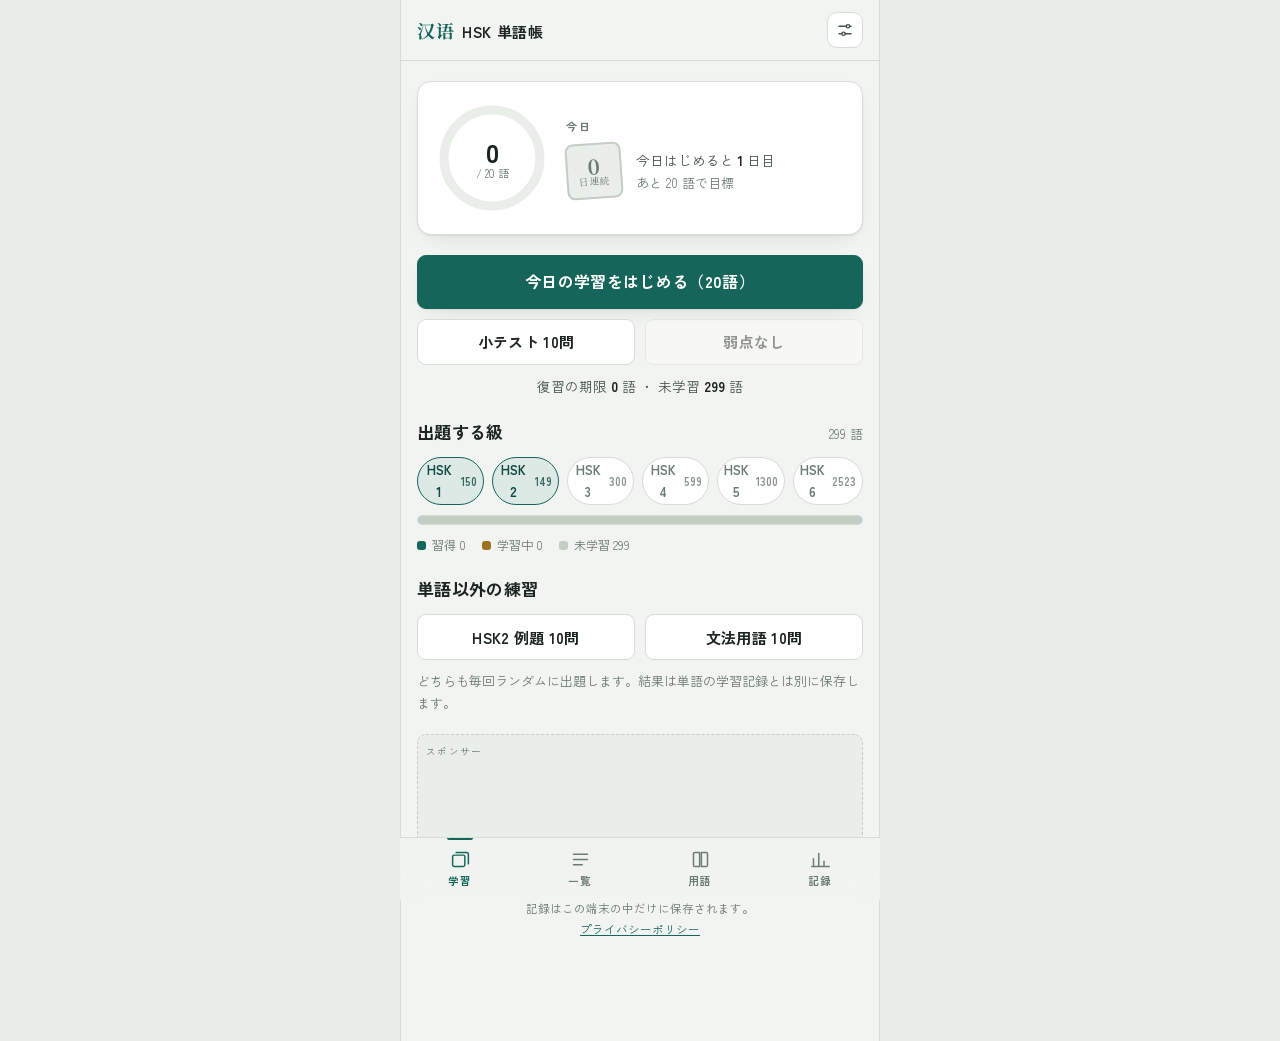
<file: index.html>
<!doctype html>
<html lang="ja">
<head>
<meta charset="utf-8">
<meta name="viewport" content="width=device-width, initial-scale=1, viewport-fit=cover">
<title>HSK 単語帳</title>
<meta name="description" content="HSK1〜6の5021語を、間隔反復と小テストで覚える単語帳。文法用語集とHSK2例題テストつき。">
<meta name="theme-color" content="#F1F4F0" media="(prefers-color-scheme: light)">
<meta name="theme-color" content="#0F1513" media="(prefers-color-scheme: dark)">
<meta name="apple-mobile-web-app-capable" content="yes">
<meta name="apple-mobile-web-app-title" content="HSK単語帳">
<meta name="apple-mobile-web-app-status-bar-style" content="default">

<link rel="manifest" href="manifest.webmanifest">
<link rel="icon" href="icons/icon-192.png" sizes="192x192">
<link rel="apple-touch-icon" href="icons/icon-192.png">

<link rel="preconnect" href="https://fonts.googleapis.com">
<link rel="preconnect" href="https://fonts.gstatic.com" crossorigin>
<link rel="stylesheet" href="https://fonts.googleapis.com/css2?family=Zen+Kaku+Gothic+New:wght@400;500;700&family=Noto+Serif+SC:wght@500;600;700&display=swap">
<link rel="stylesheet" href="css/app.css">

<!-- 広告: AdSense の読み込みタグ。表示そのものの ON/OFF は js/ads.js の enabled で切り替える。 -->
<script async src="https://pagead2.googlesyndication.com/pagead/js/adsbygoogle.js?client=ca-pub-8997874792161168" crossorigin="anonymous"></script>
</head>
<body>

<div class="app">
  <header class="topbar" id="topbar"></header>
  <main class="screen" id="screen">
    <p class="empty">読み込み中…</p>
  </main>
  <nav class="tabbar" id="tabbar" aria-label="画面の切り替え"></nav>
</div>

<div id="sheet" hidden></div>

<script src="data/hsk1.js"></script>
<script src="data/hsk2.js"></script>
<script src="data/hsk3.js"></script>
<script src="data/hsk4.js"></script>
<script src="data/hsk5.js"></script>
<script src="data/hsk6.js"></script>
<script src="data/grammar.js"></script>
<script src="data/exam-hsk2.js"></script>
<script src="js/store.js"></script>
<script src="js/srs.js"></script>
<script src="js/ads.js"></script>
<script src="js/tts.js"></script>
<script src="js/app.js"></script>

<script>
/* オフラインでも開けるようにする。file:// で開いたときは何もしない。 */
if ("serviceWorker" in navigator && location.protocol.indexOf("http") === 0) {
  window.addEventListener("load", function () {
    navigator.serviceWorker.register("sw.js").catch(function () { /* 失敗しても本体は動く */ });
  });
}
</script>

</body>
</html>
</file>
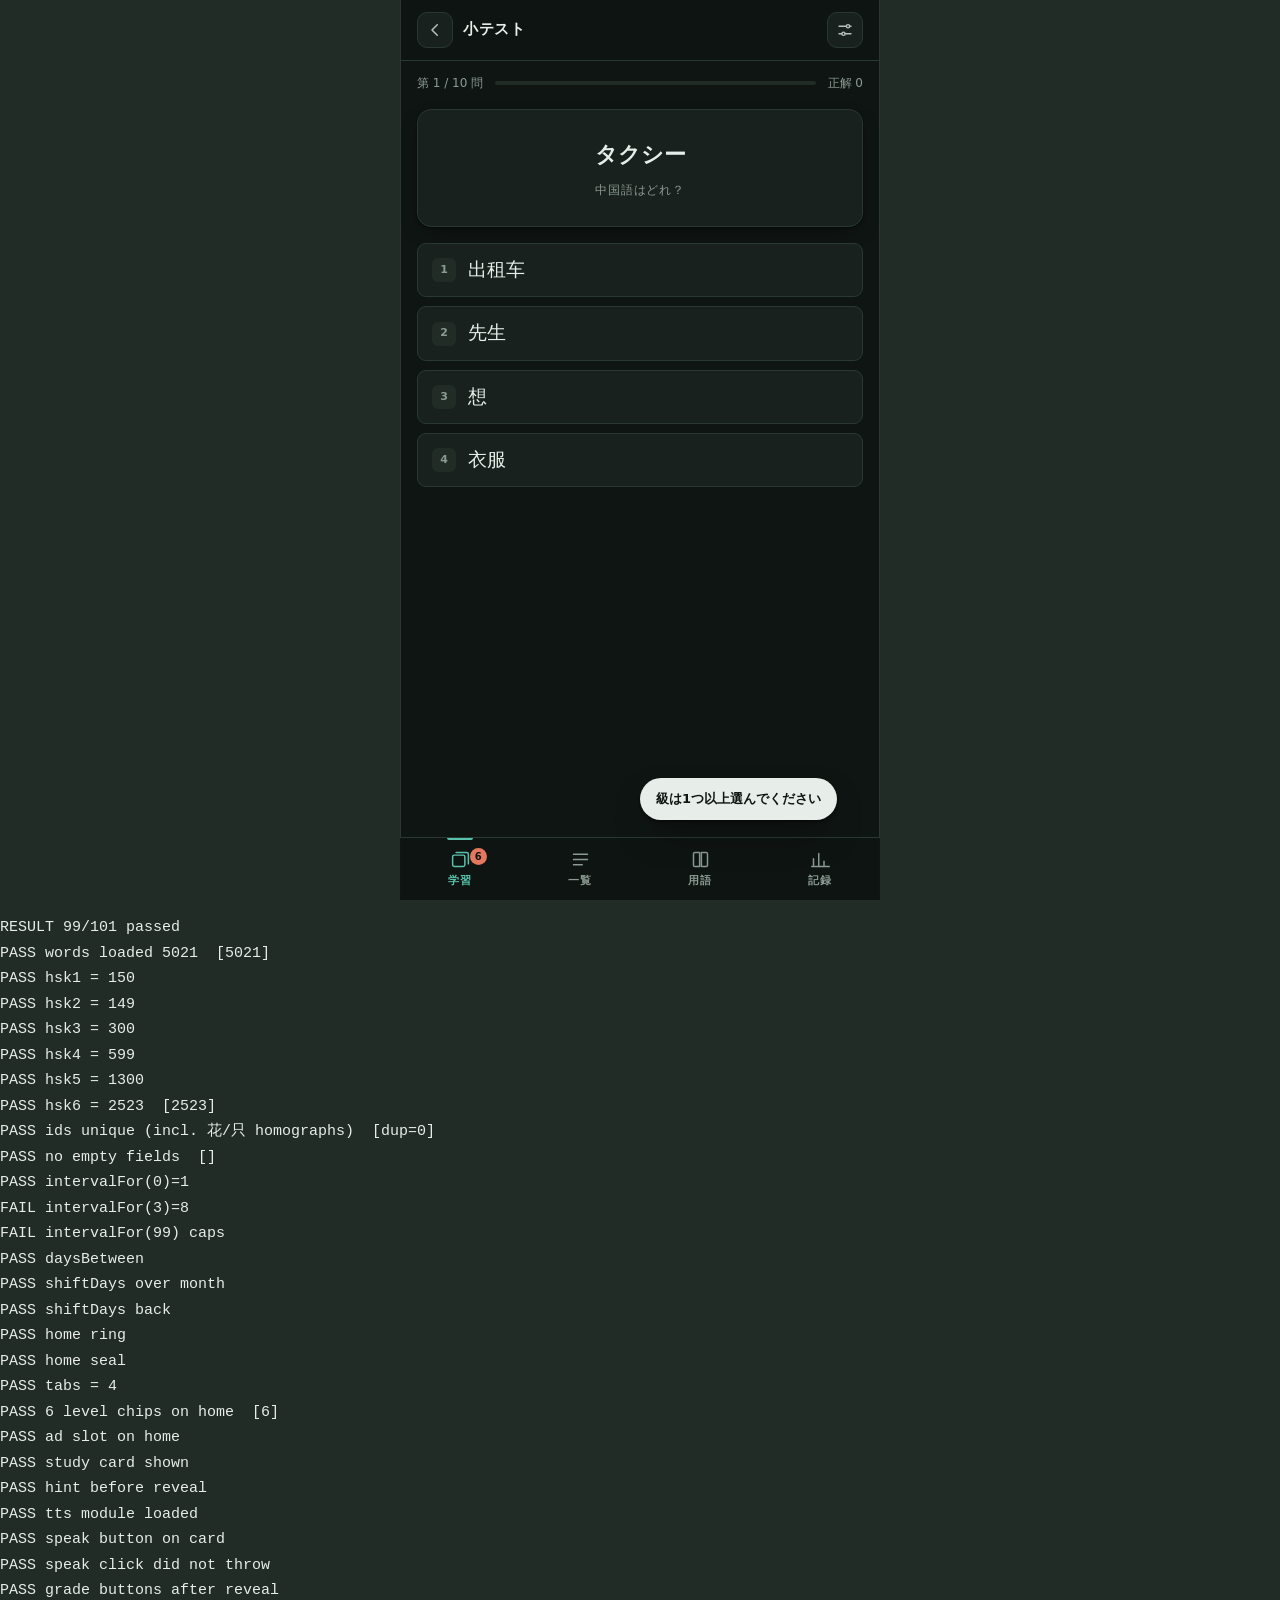
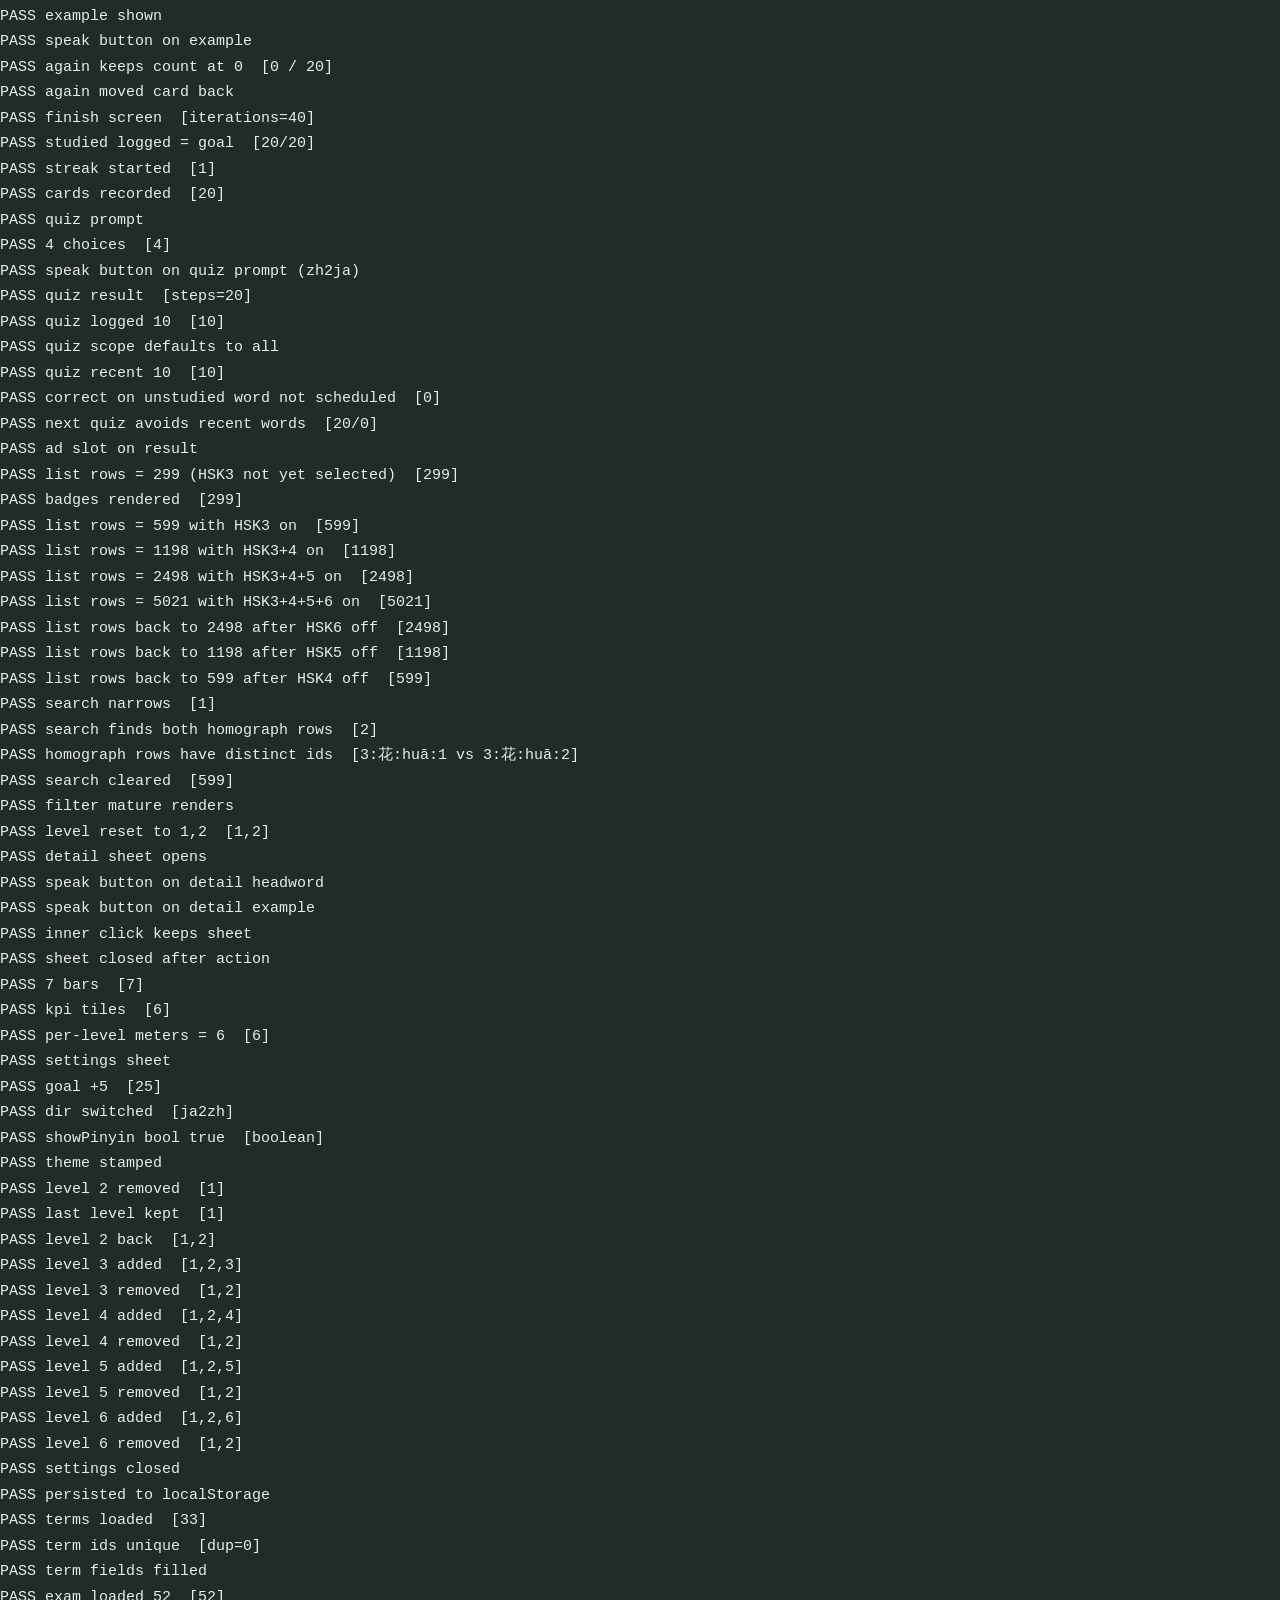
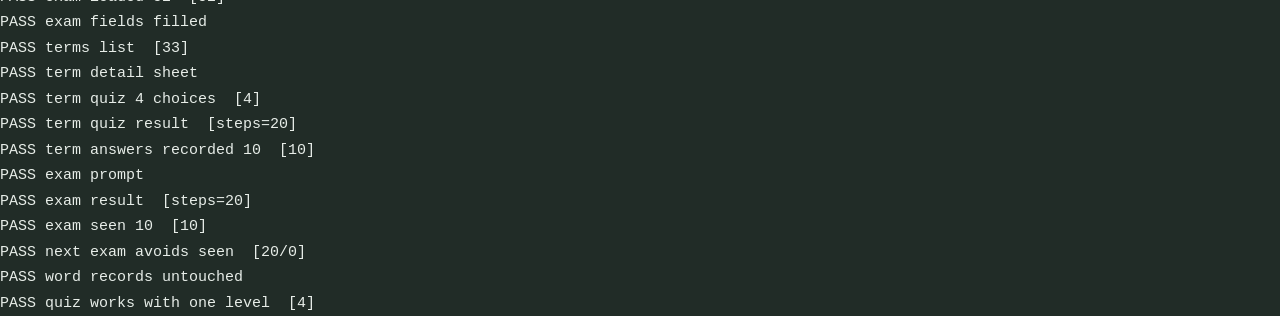
<file: dev/selftest.html>
<!doctype html>
<html lang="ja"><head><meta charset="utf-8"><title>selftest</title>
<link rel="stylesheet" href="../css/app.css"></head><body>
<div class="app">
  <header class="topbar" id="topbar"></header>
  <main class="screen" id="screen"><p class="empty">読み込み中…</p></main>
  <nav class="tabbar" id="tabbar"></nav>
</div>
<div id="sheet" hidden></div>
<pre id="out">pending</pre>
<script src="../data/hsk1.js"></script>
<script src="../data/hsk2.js"></script>
<script src="../data/hsk3.js"></script>
<script src="../data/hsk4.js"></script>
<script src="../data/hsk5.js"></script>
<script src="../data/hsk6.js"></script>
<script src="../data/grammar.js"></script>
<script src="../data/exam-hsk2.js"></script>
<script src="../js/store.js"></script>
<script src="../js/srs.js"></script>
<script src="../js/ads.js"></script>
<script src="../js/tts.js"></script>
<script src="../js/app.js"></script>
<script>
var L = [];
function ok(name, cond, extra) { L.push((cond ? "PASS " : "FAIL ") + name + (extra !== undefined ? "  [" + extra + "]" : "")); }
function q(s) { return document.querySelector(s); }
function qa(s) { return document.querySelectorAll(s); }
function click(s) { var e = q(s); if (!e) { L.push("FAIL click-missing " + s); return false; } e.click(); return true; }

window.addEventListener("load", function () { setTimeout(run, 60); });

function run() {
  try {
    var S = window.HSK.store, R = window.HSK.srs, A = window.HSK.app;

    /* --- データ --- */
    var W = A.words();
    ok("words loaded 5021", W.length === 5021, W.length);
    ok("hsk1 = 150", W.filter(function (x) { return x.level === 1; }).length === 150);
    ok("hsk2 = 149", W.filter(function (x) { return x.level === 2; }).length === 149);
    ok("hsk3 = 300", W.filter(function (x) { return x.level === 3; }).length === 300);
    ok("hsk4 = 599", W.filter(function (x) { return x.level === 4; }).length === 599);
    ok("hsk5 = 1300", W.filter(function (x) { return x.level === 5; }).length === 1300);
    ok("hsk6 = 2523", W.filter(function (x) { return x.level === 6; }).length === 2523, W.filter(function (x) { return x.level === 6; }).length);
    var ids = {}, dup = 0;
    W.forEach(function (x) { if (ids[x.id]) dup++; ids[x.id] = 1; });
    ok("ids unique (incl. 花/只 homographs)", dup === 0, "dup=" + dup);
    var missing = W.filter(function (x) { return !x.w || !x.p || !x.j || !x.pos || !x.ez || !x.ep || !x.ej; });
    ok("no empty fields", missing.length === 0, missing.length ? missing[0].id : "");

    /* --- 日付と間隔の計算 --- */
    ok("intervalFor(0)=1", R.intervalFor(0) === 1);
    ok("intervalFor(3)=8", R.intervalFor(3) === 8);
    ok("intervalFor(99) caps", R.intervalFor(99) === 60);
    ok("daysBetween", S.daysBetween("2026-02-28", "2026-03-01") === 1);
    ok("shiftDays over month", S.shiftDays("2026-01-31", 1) === "2026-02-01");
    ok("shiftDays back", S.shiftDays("2026-03-01", -1) === "2026-02-28");

    /* --- ホーム --- */
    ok("home ring", !!q(".ring__num"));
    ok("home seal", !!q(".seal"));
    ok("tabs = 4", qa("#tabbar button").length === 4);
    ok("6 level chips on home", qa(".levels .chip").length === 6, qa(".levels .chip").length);
    ok("ad slot on home", !!q('[data-ad="home"]'));

    /* --- 学習を一周する --- */
    var goal = S.settings.goal;
    click('[data-go="study-normal"]');
    ok("study card shown", !!q(".card"));
    ok("hint before reveal", !!q(".card__hint"));

    var A2 = window.HSK.tts;
    ok("tts module loaded", !!A2 && typeof A2.speak === "function");
    if (A2 && A2.supported()) {
      ok("speak button on card", !!q(".speak-btn--card"));
      click(".speak-btn--card");
      ok("speak click did not throw", true);
    } else {
      ok("speak button hidden when unsupported", !q(".speak-btn--card"));
    }

    click('[data-act="reveal"]');
    ok("grade buttons after reveal", qa(".grade button").length === 3);
    ok("example shown", !!q(".example__zh"));
    if (A2 && A2.supported()) {
      ok("speak button on example", !!q(".example__zh .speak-btn--inline"));
    }

    /* 1枚目は「わからない」で後ろに回る */
    var first = q(".card__hanzi").textContent;
    click('[data-grade="again"]');
    var barText = q(".study__bar span").textContent;
    ok("again keeps count at 0", barText.indexOf("0 /") === 0, barText);
    ok("again moved card back", q(".card__hanzi").textContent !== first || goal === 1);

    var guard = 0;
    while (q(".grade, .card") && guard++ < 400) {
      if (q(".grade")) { q('[data-grade="good"]').click(); }
      else if (q('[data-act="reveal"]')) { q('[data-act="reveal"]').click(); }
      else break;
    }
    ok("finish screen", !!q(".finish"), "iterations=" + guard);
    ok("studied logged = goal", S.countStudied(S.today()) === goal, S.countStudied(S.today()) + "/" + goal);
    ok("streak started", S.liveStreak(S.today()) === 1, S.liveStreak(S.today()));
    var graded = Object.keys(S.state.cards).length;
    ok("cards recorded", graded === goal, graded);

    /* --- 小テスト --- */
    click('[data-go="quiz"]');
    ok("quiz prompt", !!q(".quiz__prompt"));
    ok("4 choices", qa(".choice").length === 4, qa(".choice").length);
    if (A2 && A2.supported()) {
      ok("speak button on quiz prompt (zh2ja)", !!q(".q-han .speak-btn--inline"));
    }
    var qguard = 0;
    while (!q(".score-big") && qguard++ < 60) {
      if (q(".choice:not([disabled])")) q(".choice:not([disabled])").click();
      else if (q('[data-act="quiz-next"]')) q('[data-act="quiz-next"]').click();
      else break;
    }
    ok("quiz result", !!q(".score-big"), "steps=" + qguard);
    ok("quiz logged 10", S.state.log[S.today()].quiz === 10, S.state.log[S.today()].quiz);
    ok("quiz scope defaults to all", S.settings.quizScope === "all");
    ok("quiz recent 10", S.state.quizRecent.length === 10, S.state.quizRecent.length);
    var firstQuiz = S.state.quizRecent.slice();
    var newOkScheduled = firstQuiz.filter(function (id) {
      var c = S.state.cards[id]; return c && c.ok > 0 && c.ng === 0 && c.seen === 1 && c.box >= 0;
    }).length;
    ok("correct on unstudied word not scheduled", newOkScheduled === 0, newOkScheduled);
    click('[data-act="quiz-again"]');
    var overlapQ = S.state.quizRecent.slice(10).filter(function (id) { return firstQuiz.indexOf(id) !== -1; }).length;
    ok("next quiz avoids recent words", S.state.quizRecent.length === 20 && overlapQ === 0, S.state.quizRecent.length + "/" + overlapQ);
    var qg2 = 0;
    while (!q(".score-big") && qg2++ < 60) {
      if (q(".choice:not([disabled])")) q(".choice:not([disabled])").click();
      else if (q('[data-act="quiz-next"]')) q('[data-act="quiz-next"]').click();
      else break;
    }
    ok("ad slot on result", !!q('[data-ad="result"]'));

    /* --- 一覧 --- */
    click('[data-tab="list"]');
    var rows = qa(".word-row").length;
    ok("list rows = 299 (HSK3 not yet selected)", rows === 299, rows);
    ok("badges rendered", qa(".badge").length === rows, qa(".badge").length);

    /* HSK3 を含めると 599 語になることを確認してから、検索を試す */
    click('[data-tab="home"]');
    click('[data-level="3"]');
    click('[data-tab="list"]');
    ok("list rows = 599 with HSK3 on", qa(".word-row").length === 599, qa(".word-row").length);

    /* HSK4 も足すと全収録 1198 語になることを確認してから戻す */
    click('[data-tab="home"]');
    click('[data-level="4"]');
    click('[data-tab="list"]');
    ok("list rows = 1198 with HSK3+4 on", qa(".word-row").length === 1198, qa(".word-row").length);

    /* HSK5 も足すと全収録 2498 語になることを確認してから戻す */
    click('[data-tab="home"]');
    click('[data-level="5"]');
    click('[data-tab="list"]');
    ok("list rows = 2498 with HSK3+4+5 on", qa(".word-row").length === 2498, qa(".word-row").length);

    /* HSK6 も足すと全収録 5021 語になることを確認してから戻す */
    click('[data-tab="home"]');
    click('[data-level="6"]');
    click('[data-tab="list"]');
    ok("list rows = 5021 with HSK3+4+5+6 on", qa(".word-row").length === 5021, qa(".word-row").length);
    click('[data-tab="home"]');
    click('[data-level="6"]');
    click('[data-tab="list"]');
    ok("list rows back to 2498 after HSK6 off", qa(".word-row").length === 2498, qa(".word-row").length);

    click('[data-tab="home"]');
    click('[data-level="5"]');
    click('[data-tab="list"]');
    ok("list rows back to 1198 after HSK5 off", qa(".word-row").length === 1198, qa(".word-row").length);

    click('[data-tab="home"]');
    click('[data-level="4"]');
    click('[data-tab="list"]');
    ok("list rows back to 599 after HSK4 off", qa(".word-row").length === 599, qa(".word-row").length);

    var inp = q("#list-search");
    inp.value = "苹果";
    inp.dispatchEvent(new Event("input", { bubbles: true }));
    ok("search narrows", qa(".word-row").length === 1, qa(".word-row").length);
    inp.value = "花";
    inp.dispatchEvent(new Event("input", { bubbles: true }));
    var huaRows = qa(".word-row");
    ok("search finds both homograph rows", huaRows.length === 2, huaRows.length);
    var huaIds = Array.prototype.map.call(huaRows, function (r) { return r.getAttribute("data-word"); });
    ok("homograph rows have distinct ids", huaIds[0] !== huaIds[1], huaIds.join(" vs "));
    inp.value = "";
    inp.dispatchEvent(new Event("input", { bubbles: true }));
    ok("search cleared", qa(".word-row").length === 599, qa(".word-row").length);
    click('[data-filter="mature"]');
    ok("filter mature renders", !!(q(".word-list") || q(".empty")));
    click('[data-filter="all"]');

    /* 以降のテストの前提を崩さないよう、級の選択を既定(1,2)に戻す */
    click('[data-tab="home"]');
    click('[data-level="3"]');
    ok("level reset to 1,2", S.settings.levels.join() === "1,2", S.settings.levels.join());
    click('[data-tab="list"]');

    /* 語の詳細シート */
    q(".word-row").click();
    ok("detail sheet opens", !!q(".sheet .detail"));
    if (A2 && A2.supported()) {
      ok("speak button on detail headword", !!q(".sheet .detail .speak-btn--card"));
      ok("speak button on detail example", !!q(".sheet .detail .example__zh .speak-btn--inline"));
    }
    q(".sheet").click();                       /* シート内の余白を押しても閉じない */
    ok("inner click keeps sheet", !!q(".sheet .detail"));
    click('[data-act="mark-mature"]');
    ok("sheet closed after action", !q(".sheet"));

    /* --- 記録 --- */
    click('[data-tab="stats"]');
    ok("7 bars", qa(".bars__col").length === 7, qa(".bars__col").length);
    ok("kpi tiles", qa(".kpi").length >= 4, qa(".kpi").length);
    ok("per-level meters = 6", qa(".meter").length === 6, qa(".meter").length);

    /* --- 設定 --- */
    click('[data-act="settings"]');
    ok("settings sheet", !!q(".sheet"));
    var g0 = S.settings.goal;
    click('[data-act="goal+"]');
    ok("goal +5", S.settings.goal === g0 + 5, S.settings.goal);
    click('[data-set="dir"][data-val="ja2zh"]');
    ok("dir switched", S.settings.dir === "ja2zh", S.settings.dir);
    click('[data-set="showPinyin"][data-val="true"]');
    ok("showPinyin bool true", S.settings.showPinyin === true, typeof S.settings.showPinyin);
    click('[data-set="theme"][data-val="dark"]');
    ok("theme stamped", document.documentElement.getAttribute("data-theme") === "dark");
    click('[data-level="2"]');
    ok("level 2 removed", S.settings.levels.join() === "1", S.settings.levels.join());
    click('[data-level="1"]');
    ok("last level kept", S.settings.levels.join() === "1", S.settings.levels.join());
    click('[data-level="2"]');
    ok("level 2 back", S.settings.levels.join() === "1,2", S.settings.levels.join());
    click('[data-level="3"]');
    ok("level 3 added", S.settings.levels.join() === "1,2,3", S.settings.levels.join());
    click('[data-level="3"]');
    ok("level 3 removed", S.settings.levels.join() === "1,2", S.settings.levels.join());
    click('[data-level="4"]');
    ok("level 4 added", S.settings.levels.join() === "1,2,4", S.settings.levels.join());
    click('[data-level="4"]');
    ok("level 4 removed", S.settings.levels.join() === "1,2", S.settings.levels.join());
    click('[data-level="5"]');
    ok("level 5 added", S.settings.levels.join() === "1,2,5", S.settings.levels.join());
    click('[data-level="5"]');
    ok("level 5 removed", S.settings.levels.join() === "1,2", S.settings.levels.join());
    click('[data-level="6"]');
    ok("level 6 added", S.settings.levels.join() === "1,2,6", S.settings.levels.join());
    click('[data-level="6"]');
    ok("level 6 removed", S.settings.levels.join() === "1,2", S.settings.levels.join());
    click('[data-act="sheet-close"]');
    ok("settings closed", !q(".sheet"));

    /* --- 保存 --- */
    S.saveNow();
    var raw = localStorage.getItem("hsk-vocab:v1");
    var parsed = raw ? JSON.parse(raw) : null;
    ok("persisted to localStorage", !!(parsed && parsed.cards && Object.keys(parsed.cards).length > 0));

    /* --- 文法用語・例題（単語の記録と混ざらないこと） --- */
    var T = A.terms(), E = A.exam();
    ok("terms loaded", T.length >= 30, T.length);
    var tid = {}, tdup = 0;
    T.forEach(function (x) { if (tid[x.id]) tdup++; tid[x.id] = 1; });
    ok("term ids unique", tdup === 0, "dup=" + tdup);
    ok("term fields filled", T.filter(function (x) { return !x.t || !x.z || !x.zp || !x.d || !x.ez || !x.ep || !x.ej; }).length === 0);
    ok("exam loaded 52", E.length === 52, E.length);
    ok("exam fields filled", E.filter(function (x) {
      return !x.e || (x.t === "T" ? !x.p || !x.s || typeof x.a !== "boolean" : !x.o || x.o.length < 3);
    }).length === 0);

    var before = JSON.stringify({ c: S.state.cards, l: S.state.log, s: S.state.streak });
    click('[data-tab="terms"]');
    ok("terms list", qa(".term-row").length === T.length, qa(".term-row").length);
    click('[data-term="' + T[0].id + '"]');
    ok("term detail sheet", !!q(".term-detail__d"));
    click('[data-act="sheet-close"]');
    click('[data-go="terms-quiz"]');
    ok("term quiz 4 choices", qa(".choice").length === 4, qa(".choice").length);
    var tg = 0;
    while (!q(".score-big") && tg++ < 60) {
      if (q(".choice:not([disabled])")) q(".choice:not([disabled])").click();
      else if (q('[data-act="drill-next"]')) q('[data-act="drill-next"]').click();
      else break;
    }
    ok("term quiz result", !!q(".score-big"), "steps=" + tg);
    var tAns = Object.keys(S.state.terms).reduce(function (n, k) { return n + S.state.terms[k].ok + S.state.terms[k].ng; }, 0);
    ok("term answers recorded 10", tAns === 10, tAns);

    click('[data-go="home"]');
    click('[data-go="exam"]');
    ok("exam prompt", !!q(".quiz__prompt--text"));
    var eg = 0;
    while (!q(".score-big") && eg++ < 60) {
      if (q(".choice:not([disabled])")) q(".choice:not([disabled])").click();
      else if (q('[data-act="drill-next"]')) q('[data-act="drill-next"]').click();
      else break;
    }
    ok("exam result", !!q(".score-big"), "steps=" + eg);
    ok("exam seen 10", S.state.exam.seen.length === 10, S.state.exam.seen.length);
    var firstSeen = S.state.exam.seen.slice();
    click('[data-act="drill-again"]');
    var overlap = S.state.exam.seen.slice(10).filter(function (id) { return firstSeen.indexOf(id) !== -1; }).length;
    ok("next exam avoids seen", S.state.exam.seen.length === 20 && overlap === 0, S.state.exam.seen.length + "/" + overlap);
    ok("word records untouched", JSON.stringify({ c: S.state.cards, l: S.state.log, s: S.state.streak }) === before);
    click('[data-act="leave"]');

    /* 片方の級だけでも小テストが組めるか */
    S.settings.levels = [1];
    click('[data-tab="home"]');
    click('[data-go="quiz"]');
    ok("quiz works with one level", qa(".choice").length === 4, qa(".choice").length);
  } catch (e) {
    L.push("FAIL exception: " + (e && e.message) + " @ " + (e && e.stack ? e.stack.split("\n")[1] : ""));
  }
  var bad = L.filter(function (s) { return s.indexOf("FAIL") === 0; });
  document.getElementById("out").textContent =
    "RESULT " + (L.length - bad.length) + "/" + L.length + " passed\n" + L.join("\n");
}
</script></body></html>
</file>
<file: css/app.css>
/* ===========================================================
   HSK 単語帳 — スタイル
   モチーフ: 青磁(翠)の紙面に、連続記録だけを朱印で押す
   =========================================================== */

/* ---- トークン: 明るいテーマを完全定義 ---- */
:root {
  --paper:      #F1F4F0;   /* 地色: わずかに緑に寄せた紙白 */
  --surface:    #FFFFFF;
  --surface-2:  #E9EEE8;   /* 沈んだ面 */
  --ink:        #1B2420;   /* 墨: 緑に寄せた黒 */
  --ink-2:      #44524B;
  --muted:      #6B7A72;
  --line:       #D5DDD5;
  --line-2:     #C3CDC3;

  --jade:       #15655A;   /* 主アクション */
  --jade-soft:  #DCE9E5;
  --jade-ink:   #0E4A41;
  --on-jade:    #FFFFFF;   /* 翠の上に乗る文字色 */

  --seal:       #B33A2B;   /* 朱: 連続記録の印にのみ使う */
  --seal-soft:  #F5E2DE;

  --good:       #4C7A3C;
  --warn:       #9A7320;
  --crit:       #A63A2B;
  --tetsu:      #3A5A78;   /* 鉄紺: 3級目のカードの目印 */
  --budo:       #6B4984;   /* 葡萄: 4級目のカードの目印 */
  --kurenai:    #A83D5E;   /* 紅: 5級目のカードの目印 */
  --sabi:       #8A5420;   /* 錆: 6級目のカードの目印 */

  --radius:     14px;
  --radius-sm:  9px;
  --shadow:     0 1px 2px rgba(27,36,32,.06), 0 8px 24px -12px rgba(27,36,32,.18);
  --shadow-lift:0 2px 4px rgba(27,36,32,.08), 0 18px 40px -16px rgba(27,36,32,.28);

  --font-ui:    "Zen Kaku Gothic New", "Hiragino Kaku Gothic ProN", "Yu Gothic UI", Meiryo, system-ui, sans-serif;
  --font-han:   "Noto Serif SC", "Songti SC", "Yu Mincho", "Hiragino Mincho ProN", serif;

  --tab-h:      62px;
  color-scheme: light;
}

@media (prefers-color-scheme: dark) {
  :root:not([data-theme="light"]) {
    --paper:     #0F1513;
    --surface:   #18211D;
    --surface-2: #212C27;
    --ink:       #E7EDE8;
    --ink-2:     #B6C3BC;
    --muted:     #8B9A92;
    --line:      #2A3833;
    --line-2:    #3A4A44;

    --jade:      #58C3AC;
    --jade-soft: #1C332E;
    --jade-ink:  #8FDCC9;
    --on-jade:   #07211C;

    --seal:      #E5775F;
    --seal-soft: #341D18;

    --good:      #7FC167;
    --warn:      #D9AE4E;
    --crit:      #E5775F;
    --tetsu:     #7FA8C9;
    --budo:      #C9A3DE;
    --kurenai:   #E58FAE;
    --sabi:      #D9A066;

    --shadow:      0 1px 2px rgba(0,0,0,.5), 0 8px 24px -12px rgba(0,0,0,.7);
    --shadow-lift: 0 2px 4px rgba(0,0,0,.55), 0 18px 40px -16px rgba(0,0,0,.8);
    color-scheme: dark;
  }
}

:root[data-theme="dark"] {
  --paper:     #0F1513;
  --surface:   #18211D;
  --surface-2: #212C27;
  --ink:       #E7EDE8;
  --ink-2:     #B6C3BC;
  --muted:     #8B9A92;
  --line:      #2A3833;
  --line-2:    #3A4A44;

  --jade:      #58C3AC;
  --jade-soft: #1C332E;
  --jade-ink:  #8FDCC9;
  --on-jade:   #07211C;

  --seal:      #E5775F;
  --seal-soft: #341D18;

  --good:      #7FC167;
  --warn:      #D9AE4E;
  --crit:      #E5775F;
  --tetsu:     #7FA8C9;
  --budo:      #C9A3DE;
  --kurenai:   #E58FAE;
  --sabi:      #D9A066;

  --shadow:      0 1px 2px rgba(0,0,0,.5), 0 8px 24px -12px rgba(0,0,0,.7);
  --shadow-lift: 0 2px 4px rgba(0,0,0,.55), 0 18px 40px -16px rgba(0,0,0,.8);
  color-scheme: dark;
}

/* ---- 土台 ---- */
*, *::before, *::after { box-sizing: border-box; }

html, body { height: 100%; }

body {
  margin: 0;
  background: var(--paper);
  color: var(--ink);
  font-family: var(--font-ui);
  font-size: 15px;
  line-height: 1.7;
  -webkit-text-size-adjust: 100%;
  -webkit-tap-highlight-color: transparent;
}

img { max-width: 100%; }
[hidden] { display: none !important; }

button { font: inherit; color: inherit; cursor: pointer; }

:focus-visible {
  outline: 2px solid var(--jade);
  outline-offset: 2px;
  border-radius: 4px;
}

@media (prefers-reduced-motion: reduce) {
  *, *::before, *::after {
    animation-duration: .001ms !important;
    transition-duration: .001ms !important;
  }
}

/* ---- アプリの器: スマホ幅基準、PCでは中央に ---- */
.app {
  max-width: 480px;
  margin: 0 auto;
  min-height: 100%;
  background: var(--paper);
  display: flex;
  flex-direction: column;
  position: relative;
}

@media (min-width: 540px) {
  body { background: var(--surface-2); }
  .app {
    min-height: 100vh;
    border-inline: 1px solid var(--line);
  }
}

/* ---- 上部バー ---- */
.topbar {
  position: sticky;
  top: env(safe-area-inset-top, 0px);
  z-index: 20;
  display: flex;
  align-items: center;
  gap: 10px;
  padding: 12px 16px;
  background: color-mix(in srgb, var(--paper) 88%, transparent);
  backdrop-filter: blur(10px);
  border-bottom: 1px solid var(--line);
}

.topbar__title {
  margin: 0;
  font-size: 15px;
  font-weight: 700;
  letter-spacing: .04em;
  display: flex;
  align-items: baseline;
  gap: 8px;
}

.topbar__title .cn {
  font-family: var(--font-han);
  font-size: 18px;
  color: var(--jade);
}

.topbar__spacer { flex: 1; }

.icon-btn {
  display: inline-grid;
  place-items: center;
  width: 36px; height: 36px;
  border: 1px solid var(--line);
  border-radius: 10px;
  background: var(--surface);
  color: var(--ink-2);
  transition: border-color .15s, color .15s;
}
.icon-btn:hover { border-color: var(--line-2); color: var(--ink); }
.icon-btn svg { width: 18px; height: 18px; }

/* ---- 画面 ---- */
.screen {
  flex: 1;
  padding: 20px 16px calc(var(--tab-h) + 28px);
  display: flex;
  flex-direction: column;
  gap: 20px;
}

.screen--flush { padding-top: 12px; }

/* ---- 共通の文字づかい ---- */
.eyebrow {
  margin: 0;
  font-size: 11px;
  font-weight: 700;
  letter-spacing: .14em;
  text-transform: uppercase;
  color: var(--muted);
}

.section-head {
  display: flex;
  align-items: baseline;
  justify-content: space-between;
  gap: 12px;
}

h2.h {
  margin: 0;
  font-size: 17px;
  font-weight: 700;
  letter-spacing: .02em;
  text-wrap: balance;
}

.note { margin: 0; font-size: 13px; color: var(--muted); }

.tnum { font-variant-numeric: tabular-nums; }

/* ---- ボタン ---- */
.btn {
  display: inline-flex;
  align-items: center;
  justify-content: center;
  gap: 8px;
  min-height: 46px;
  padding: 0 18px;
  border: 1px solid var(--line);
  border-radius: var(--radius-sm);
  background: var(--surface);
  color: var(--ink);
  font-weight: 700;
  letter-spacing: .02em;
  transition: transform .12s, border-color .15s, background .15s;
}
.btn:hover { border-color: var(--line-2); }
.btn:active { transform: translateY(1px); }

.btn--primary {
  background: var(--jade);
  border-color: var(--jade);
  color: var(--on-jade);
  min-height: 54px;
  font-size: 16px;
  box-shadow: var(--shadow);
}
.btn--primary:hover { background: var(--jade-ink); border-color: var(--jade-ink); }

.btn--block { width: 100%; }
.btn--sm { min-height: 36px; padding: 0 12px; font-size: 13px; font-weight: 600; }
.btn:disabled { opacity: .45; cursor: not-allowed; }

/* =========================================================
   ホーム
   ========================================================= */

/* 今日の面: 進捗リング + 朱印 */
.today {
  display: grid;
  grid-template-columns: 112px 1fr;
  gap: 18px;
  align-items: center;
  padding: 20px 18px;
  background: var(--surface);
  border: 1px solid var(--line);
  border-radius: var(--radius);
  box-shadow: var(--shadow);
}

.ring { position: relative; width: 112px; height: 112px; }
.ring svg { width: 100%; height: 100%; transform: rotate(-90deg); }
.ring__track { fill: none; stroke: var(--surface-2); stroke-width: 9; }
.ring__bar {
  fill: none;
  stroke: var(--jade);
  stroke-width: 9;
  stroke-linecap: round;
  transition: stroke-dashoffset .5s cubic-bezier(.3,.8,.3,1);
}
.ring__label {
  position: absolute; inset: 0;
  display: grid; place-content: center; text-align: center;
  line-height: 1.15;
}
.ring__num {
  font-size: 27px; font-weight: 700;
  font-variant-numeric: tabular-nums;
  letter-spacing: -.01em;
}
.ring__den { font-size: 11px; color: var(--muted); font-variant-numeric: tabular-nums; }

.today__body { display: flex; flex-direction: column; gap: 8px; min-width: 0; }
.today__line { margin: 0; font-size: 13.5px; color: var(--ink-2); }
.today__line b { color: var(--ink); font-variant-numeric: tabular-nums; }

/* 朱印 — 連続日数だけに使う意匠 */
.seal {
  --sz: 56px;
  flex: 0 0 auto;
  width: var(--sz); height: var(--sz);
  display: grid; place-content: center; text-align: center;
  color: var(--seal);
  border: 2.5px solid var(--seal);
  border-radius: 8px;
  background: var(--seal-soft);
  font-family: var(--font-han);
  line-height: 1.05;
  transform: rotate(-4deg);
  letter-spacing: 0;
}
.seal__n { font-size: 21px; font-weight: 700; font-variant-numeric: tabular-nums; }
.seal__u { font-size: 9.5px; letter-spacing: .1em; }
.seal--zero { color: var(--muted); border-color: var(--line-2); background: var(--surface-2); }

.streak-row { display: flex; align-items: center; gap: 14px; }
.streak-row__text { min-width: 0; }
.streak-row__text p { margin: 0; }

/* 学習の入口 */
.start-stack { display: flex; flex-direction: column; gap: 10px; }
.quick-row { display: grid; grid-template-columns: 1fr 1fr; gap: 10px; }

/* 級の切替 */
.levels { display: flex; gap: 8px; }
.chip {
  flex: 1;
  min-height: 40px;
  display: inline-flex; align-items: center; justify-content: center; gap: 7px;
  border: 1px solid var(--line);
  border-radius: 999px;
  background: var(--surface);
  color: var(--muted);
  font-size: 13px; font-weight: 700;
  transition: background .15s, color .15s, border-color .15s;
}
.chip[aria-pressed="true"] {
  background: var(--jade-soft);
  border-color: var(--jade);
  color: var(--jade-ink);
}
.chip__n { font-size: 11px; font-weight: 600; font-variant-numeric: tabular-nums; opacity: .8; }

/* 進捗の内訳バー */
.breakdown { display: flex; flex-direction: column; gap: 10px; }
.meter {
  display: flex;
  height: 10px;
  border-radius: 999px;
  overflow: hidden;
  background: var(--surface-2);
  border: 1px solid var(--line);
}
.meter > span { display: block; transition: width .45s ease; }
.meter__new    { background: var(--line-2); }
.meter__learn  { background: var(--warn); }
.meter__mature { background: var(--jade); }

.legend { display: flex; flex-wrap: wrap; gap: 6px 16px; font-size: 12px; color: var(--muted); }
.legend span { display: inline-flex; align-items: center; gap: 6px; }
.legend i { width: 9px; height: 9px; border-radius: 3px; display: inline-block; }

/* =========================================================
   学習（フラッシュカード）
   ========================================================= */
.study { flex: 1; display: flex; flex-direction: column; gap: 16px; }

.study__bar {
  display: flex; align-items: center; gap: 12px;
  font-size: 12px; color: var(--muted);
  font-variant-numeric: tabular-nums;
}
.study__track {
  flex: 1; height: 4px; border-radius: 999px;
  background: var(--surface-2); overflow: hidden;
}
.study__fill { display: block; height: 100%; background: var(--jade); transition: width .3s; }

.card {
  flex: 1;
  min-height: 340px;
  display: flex;
  flex-direction: column;
  justify-content: center;
  gap: 16px;
  padding: 28px 22px;
  text-align: center;
  background: var(--surface);
  border: 1px solid var(--line);
  border-radius: var(--radius);
  box-shadow: var(--shadow-lift);
  cursor: pointer;
  position: relative;
  overflow: hidden;
}
.card:hover { border-color: var(--line-2); }

/* 級の帯 — カード左端の細い標識 */
.card::before {
  content: "";
  position: absolute; inset: 0 auto 0 0;
  width: 4px;
  background: var(--jade);
  opacity: .85;
}
.card[data-level="2"]::before { background: var(--warn); }
.card[data-level="3"]::before { background: var(--tetsu); }
.card[data-level="4"]::before { background: var(--budo); }
.card[data-level="5"]::before { background: var(--kurenai); }
.card[data-level="6"]::before { background: var(--sabi); }

/* 発音を聴くボタン */
.speak-btn {
  display: inline-grid;
  place-items: center;
  flex: 0 0 auto;
  border: 1px solid var(--line-2);
  border-radius: 999px;
  background: var(--surface);
  color: var(--jade);
}
.speak-btn:hover { border-color: var(--jade); }
.speak-btn:active { transform: scale(.92); }
.speak-btn svg { width: 56%; height: 56%; stroke-width: 2; }

/* カード・詳細の見出し字の右上に置く */
.speak-btn--card {
  position: absolute;
  top: 14px; right: 14px;
  z-index: 1;
  width: 38px; height: 38px;
}

/* 例文などの文中に添える小さな版 */
.speak-btn--inline {
  width: 30px; height: 30px;
  vertical-align: middle;
  margin-left: 6px;
  background: var(--jade-soft);
  border-color: transparent;
}

.card__hanzi {
  font-family: var(--font-han);
  font-size: clamp(56px, 19vw, 86px);
  font-weight: 600;
  line-height: 1.15;
  letter-spacing: .02em;
  margin: 0;
  overflow-wrap: anywhere;
}
.card__hanzi--long { font-size: clamp(32px, 11vw, 48px); }

.card__pinyin {
  margin: 0;
  font-size: 19px;
  letter-spacing: .06em;
  color: var(--jade);
  font-weight: 500;
}

.card__ja {
  margin: 0;
  font-size: 20px;
  font-weight: 700;
  text-wrap: balance;
}

.card__hint {
  margin: 0;
  font-size: 12.5px;
  color: var(--muted);
  letter-spacing: .04em;
}

.pos-chip {
  align-self: center;
  padding: 2px 10px;
  border: 1px solid var(--line-2);
  border-radius: 999px;
  font-size: 11px;
  font-weight: 700;
  color: var(--muted);
  letter-spacing: .06em;
}

/* 例文 — 学習面の「紙に書き写した一行」として扱う */
.example {
  margin: 0;
  padding: 14px 16px;
  text-align: left;
  background: var(--surface-2);
  border-radius: var(--radius-sm);
  border-left: 3px solid var(--jade);
  display: flex; flex-direction: column; gap: 3px;
}
.example__zh { font-family: var(--font-han); font-size: 17px; line-height: 1.6; }
.example__py { font-size: 12px; color: var(--jade); letter-spacing: .04em; }
.example__ja { font-size: 13px; color: var(--ink-2); }

.reveal-fade { animation: riseIn .22s ease both; }
@keyframes riseIn { from { opacity: 0; transform: translateY(6px); } to { opacity: 1; transform: none; } }

/* 自己採点 */
.grade {
  display: grid;
  grid-template-columns: repeat(3, 1fr);
  gap: 8px;
}
.grade button {
  display: flex; flex-direction: column; align-items: center; gap: 2px;
  min-height: 58px;
  border: 1px solid var(--line);
  border-radius: var(--radius-sm);
  background: var(--surface);
  font-weight: 700; font-size: 14px;
  transition: transform .12s, background .15s, border-color .15s;
}
.grade button:active { transform: translateY(1px); }
.grade small { font-size: 10.5px; font-weight: 600; color: var(--muted); letter-spacing: .02em; }
.grade .g-again { border-color: color-mix(in srgb, var(--crit) 40%, var(--line)); color: var(--crit); }
.grade .g-hard  { border-color: color-mix(in srgb, var(--warn) 40%, var(--line)); color: var(--warn); }
.grade .g-good  { border-color: var(--jade); color: var(--jade-ink); background: var(--jade-soft); }

/* 学習の終わり */
.finish {
  flex: 1;
  display: flex; flex-direction: column; align-items: center; justify-content: center;
  gap: 14px; text-align: center;
  padding: 36px 20px;
}
.finish__seal {
  --sz: 88px;
  border-radius: 10px;
}
.finish__seal .seal__n { font-size: 32px; }
.finish__seal .seal__u { font-size: 11px; }
.finish h2 { margin: 0; font-size: 22px; }

/* =========================================================
   小テスト
   ========================================================= */
.quiz { display: flex; flex-direction: column; gap: 16px; flex: 1; }

.quiz__prompt {
  padding: 26px 20px;
  text-align: center;
  background: var(--surface);
  border: 1px solid var(--line);
  border-radius: var(--radius);
  box-shadow: var(--shadow);
}
.quiz__prompt .q-han {
  display: flex; align-items: center; justify-content: center; gap: 10px;
  font-family: var(--font-han); font-size: clamp(38px, 13vw, 56px); line-height: 1.2;
}
.quiz__prompt .q-han .speak-btn--inline { width: 34px; height: 34px; margin-left: 0; }
.quiz__prompt .q-ja  { font-size: 22px; font-weight: 700; text-wrap: balance; }
.quiz__prompt .q-sub { font-size: 12px; color: var(--muted); letter-spacing: .08em; margin-top: 6px; }

.choices { display: flex; flex-direction: column; gap: 9px; }
.choice {
  display: flex; align-items: center; gap: 12px;
  width: 100%;
  min-height: 54px;
  padding: 10px 14px;
  text-align: left;
  border: 1px solid var(--line);
  border-radius: var(--radius-sm);
  background: var(--surface);
  font-size: 15px;
  transition: border-color .15s, background .15s, transform .12s;
}
.choice:hover:not(:disabled) { border-color: var(--line-2); }
.choice:active:not(:disabled) { transform: translateY(1px); }
.choice__key {
  flex: 0 0 auto;
  width: 24px; height: 24px;
  display: grid; place-content: center;
  border-radius: 6px;
  background: var(--surface-2);
  color: var(--muted);
  font-size: 11px; font-weight: 700;
}
.choice__text { min-width: 0; overflow-wrap: anywhere; }
.choice__text .han { font-family: var(--font-han); font-size: 19px; }

.choice.is-correct {
  border-color: var(--good);
  background: color-mix(in srgb, var(--good) 12%, var(--surface));
}
.choice.is-wrong {
  border-color: var(--crit);
  background: color-mix(in srgb, var(--crit) 12%, var(--surface));
}
.choice.is-correct .choice__key { background: var(--good); color: var(--surface); }
.choice.is-wrong   .choice__key { background: var(--crit); color: var(--surface); }
.choice:disabled { cursor: default; }

.quiz__feedback { min-height: 24px; font-size: 13.5px; font-weight: 700; text-align: center; }
.quiz__feedback[data-ok="1"] { color: var(--good); }
.quiz__feedback[data-ok="0"] { color: var(--crit); }

.score-big {
  text-align: center;
  font-size: 52px; font-weight: 700;
  font-variant-numeric: tabular-nums;
  line-height: 1.1;
  color: var(--jade);
}
.score-big small { display: block; font-size: 13px; font-weight: 600; color: var(--muted); letter-spacing: .08em; }

.wrong-list { display: flex; flex-direction: column; gap: 1px; border-radius: var(--radius-sm); overflow: hidden; border: 1px solid var(--line); }
.wrong-list .word-row { border: 0; border-radius: 0; }

/* 文法用語テスト・例題テスト — 文章を読ませる問題なので左寄せにする */
.quiz__prompt--text {
  display: flex; flex-direction: column; align-items: flex-start; gap: 10px;
  text-align: left;
}
.quiz__prompt--text .pos-chip { align-self: flex-start; }
.quiz__prompt--text .q-ja { align-self: stretch; text-align: center; }
.quiz__prompt--text .q-sub { margin-top: 0; }
.q-zh { font-family: var(--font-han); font-size: 18px; line-height: 1.75; overflow-wrap: anywhere; }
.q-star { padding-top: 8px; border-top: 1px dashed var(--line-2); align-self: stretch; }
.q-def { font-size: 16px; line-height: 1.7; font-weight: 600; }
.q-term-zh { align-self: stretch; text-align: center; font-size: 13px; color: var(--jade); letter-spacing: .04em; }
.q-play { display: flex; align-items: center; justify-content: center; gap: 8px; }
.q-play svg { width: 18px; height: 18px; }
.q-script { align-self: stretch; }
.q-script summary { cursor: pointer; font-size: 13px; font-weight: 700; color: var(--jade); padding: 4px 0; }
.q-script .q-zh { padding: 8px 12px; margin-top: 6px; background: var(--surface-2); border-radius: var(--radius-sm); }
.han { font-family: var(--font-han); }

/* 用語集の行: 字面の列が要らないので2列にする */
.term-row { grid-template-columns: 1fr auto; }
.term-row__t { font-size: 15px; }
.term-row__t .han { font-size: 14px; color: var(--jade); font-weight: 600; }
.term-row__zh { font-family: var(--font-han); font-size: 15px; line-height: 1.6; }
.term-detail__zh { margin: 0; text-align: center; font-size: 14px; color: var(--jade); letter-spacing: .04em; }
.term-detail__zh .han { font-size: 18px; }
.term-detail__d { margin: 0; font-size: 14.5px; line-height: 1.8; color: var(--ink-2); }

/* =========================================================
   一覧
   ========================================================= */
.search {
  display: flex; align-items: center; gap: 10px;
  padding: 0 14px;
  min-height: 44px;
  background: var(--surface);
  border: 1px solid var(--line);
  border-radius: var(--radius-sm);
}
.search svg { width: 16px; height: 16px; flex: 0 0 auto; color: var(--muted); }
.search input {
  flex: 1; min-width: 0;
  border: 0; background: none; color: inherit;
  font: inherit;
  padding: 10px 0;
}
.search input:focus { outline: none; }

.filters { display: flex; gap: 7px; overflow-x: auto; padding-bottom: 2px; scrollbar-width: none; }
.filters::-webkit-scrollbar { display: none; }
.filters .chip { flex: 0 0 auto; padding: 0 14px; min-height: 34px; font-size: 12.5px; }

.word-list { display: flex; flex-direction: column; gap: 8px; }

.word-row {
  display: grid;
  grid-template-columns: auto 1fr auto;
  align-items: center;
  gap: 12px;
  width: 100%;
  padding: 11px 14px;
  text-align: left;
  background: var(--surface);
  border: 1px solid var(--line);
  border-radius: var(--radius-sm);
  transition: border-color .15s;
}
.word-row:hover { border-color: var(--line-2); }

/* 1字の語と3字の語で読みの開始位置がずれないよう、字面に下限の幅を置く */
.word-row__han {
  font-family: var(--font-han);
  font-size: 23px;
  line-height: 1.3;
  min-width: 2.5em;
}
.word-row__mid { min-width: 0; }
.word-row__py { font-size: 12px; color: var(--jade); letter-spacing: .04em; }
.word-row__ja { font-size: 13.5px; color: var(--ink-2); overflow-wrap: anywhere; }

.badge {
  flex: 0 0 auto;
  padding: 2px 9px;
  border-radius: 999px;
  font-size: 10.5px; font-weight: 700;
  letter-spacing: .04em;
  white-space: nowrap;
  border: 1px solid transparent;
}
.badge--new    { background: var(--surface-2); color: var(--muted); border-color: var(--line); }
.badge--learn  { background: color-mix(in srgb, var(--warn) 14%, var(--surface)); color: var(--warn); border-color: color-mix(in srgb, var(--warn) 35%, transparent); }
.badge--mature { background: var(--jade-soft); color: var(--jade-ink); border-color: color-mix(in srgb, var(--jade) 35%, transparent); }
.badge--due    { background: var(--seal-soft); color: var(--seal); border-color: color-mix(in srgb, var(--seal) 35%, transparent); }

.empty {
  padding: 40px 20px;
  text-align: center;
  color: var(--muted);
  font-size: 13.5px;
}

/* 一覧から開く詳細 */
.detail {
  display: flex; flex-direction: column; gap: 14px;
  padding: 22px 20px;
  background: var(--surface);
  border: 1px solid var(--line);
  border-radius: var(--radius);
  box-shadow: var(--shadow-lift);
  text-align: center;
}
.detail .card__hanzi { font-size: clamp(50px, 17vw, 72px); }

/* =========================================================
   記録
   ========================================================= */
.kpi-grid { display: grid; grid-template-columns: 1fr 1fr; gap: 10px; }
.kpi {
  padding: 14px 16px;
  background: var(--surface);
  border: 1px solid var(--line);
  border-radius: var(--radius-sm);
}
.kpi__v { font-size: 26px; font-weight: 700; font-variant-numeric: tabular-nums; line-height: 1.2; }
.kpi__v small { font-size: 12px; font-weight: 600; color: var(--muted); margin-left: 2px; }
.kpi__k { font-size: 11.5px; color: var(--muted); letter-spacing: .04em; }

/* 7日間の学習量 — 棒は当日を強調 */
.bars {
  display: grid;
  grid-template-columns: repeat(7, 1fr);
  gap: 7px;
  align-items: end;
  height: 128px;
  padding: 14px 14px 0;
  background: var(--surface);
  border: 1px solid var(--line);
  border-radius: var(--radius-sm);
}
.bars__col { display: flex; flex-direction: column; justify-content: flex-end; gap: 6px; height: 100%; text-align: center; }
.bars__bar {
  border-radius: 5px 5px 2px 2px;
  background: var(--jade-soft);
  border: 1px solid color-mix(in srgb, var(--jade) 30%, transparent);
  min-height: 3px;
  transition: height .4s ease;
}
.bars__col--today .bars__bar { background: var(--jade); border-color: var(--jade); }
.bars__n { font-size: 10.5px; color: var(--ink-2); font-variant-numeric: tabular-nums; }
.bars__d { font-size: 10px; color: var(--muted); padding-bottom: 10px; }

/* =========================================================
   広告枠
   ========================================================= */
.ad {
  border: 1px dashed var(--line-2);
  border-radius: var(--radius-sm);
  background: var(--surface-2);
  padding: 8px;
  overflow: hidden;
}
.ad__label {
  display: block;
  font-size: 9.5px; letter-spacing: .14em;
  color: var(--muted);
  text-transform: uppercase;
  margin-bottom: 6px;
}
.ad__box { min-height: 92px; display: grid; place-content: center; }
.ad__placeholder { font-size: 12px; color: var(--muted); text-align: center; line-height: 1.6; }

/* =========================================================
   下タブ
   ========================================================= */
.tabbar {
  position: fixed;
  left: 0; right: 0; bottom: 0;
  z-index: 30;
  max-width: 480px;
  margin: 0 auto;
  display: grid;
  grid-template-columns: repeat(4, 1fr);
  padding: 0 0 env(safe-area-inset-bottom, 0px);
  background: color-mix(in srgb, var(--paper) 92%, transparent);
  backdrop-filter: blur(12px);
  border-top: 1px solid var(--line);
}
.tabbar button {
  display: flex; flex-direction: column; align-items: center; justify-content: center; gap: 2px;
  height: var(--tab-h);
  border: 0; background: none;
  color: var(--muted);
  font-size: 10.5px; font-weight: 700; letter-spacing: .06em;
  position: relative;
  transition: color .15s;
}
.tabbar button svg { width: 21px; height: 21px; }
.tabbar button[aria-current="page"] { color: var(--jade); }
.tabbar button[aria-current="page"]::after {
  content: "";
  position: absolute; top: 0; left: 50%;
  width: 26px; height: 2px;
  transform: translateX(-50%);
  background: var(--jade);
  border-radius: 0 0 2px 2px;
}
.tab-dot {
  position: absolute;
  top: 10px; left: calc(50% + 10px);
  min-width: 17px; height: 17px;
  padding: 0 4px;
  display: grid; place-content: center;
  border-radius: 999px;
  background: var(--seal);
  color: var(--paper);
  font-size: 10px; font-weight: 700;
  font-variant-numeric: tabular-nums;
}

/* =========================================================
   設定シート / トースト
   ========================================================= */
.sheet-wrap {
  position: fixed; inset: 0; z-index: 60;
  display: flex; align-items: flex-end; justify-content: center;
  background: rgba(10,16,14,.45);
  padding: 0;
}
.sheet {
  width: 100%; max-width: 480px;
  max-height: 86vh; overflow-y: auto;
  background: var(--paper);
  border-radius: 18px 18px 0 0;
  border-top: 1px solid var(--line);
  padding: 20px 16px calc(24px + env(safe-area-inset-bottom, 0px));
  display: flex; flex-direction: column; gap: 18px;
  animation: sheetUp .22s ease both;
}
@keyframes sheetUp { from { transform: translateY(14px); opacity: .6; } to { transform: none; opacity: 1; } }

.field { display: flex; flex-direction: column; gap: 8px; }
.field__label { font-size: 13px; font-weight: 700; }
.field__help { font-size: 12px; color: var(--muted); }

.seg { display: flex; gap: 6px; }
.seg button {
  flex: 1; min-height: 40px;
  border: 1px solid var(--line);
  border-radius: var(--radius-sm);
  background: var(--surface);
  color: var(--muted);
  font-size: 13px; font-weight: 700;
}
.seg button[aria-pressed="true"] { background: var(--jade-soft); border-color: var(--jade); color: var(--jade-ink); }

.stepper { display: flex; align-items: center; gap: 10px; }
.stepper__v { flex: 1; text-align: center; font-size: 19px; font-weight: 700; font-variant-numeric: tabular-nums; }
.stepper button {
  width: 44px; height: 44px;
  border: 1px solid var(--line);
  border-radius: var(--radius-sm);
  background: var(--surface);
  font-size: 19px; font-weight: 700;
}

.danger {
  color: var(--crit);
  border-color: color-mix(in srgb, var(--crit) 40%, var(--line));
  background: var(--surface);
}

.toast {
  position: fixed;
  left: 50%; bottom: calc(var(--tab-h) + 18px + env(safe-area-inset-bottom, 0px));
  transform: translateX(-50%);
  z-index: 80;
  max-width: calc(100% - 32px);
  padding: 10px 16px;
  border-radius: 999px;
  background: var(--ink);
  color: var(--paper);
  font-size: 13px; font-weight: 700;
  box-shadow: var(--shadow-lift);
  animation: riseIn .2s ease both;
}

.hr { height: 1px; background: var(--line); border: 0; margin: 0; }

.foot { font-size: 11.5px; color: var(--muted); text-align: center; line-height: 1.8; }
.foot a { color: var(--jade); }
</file>
